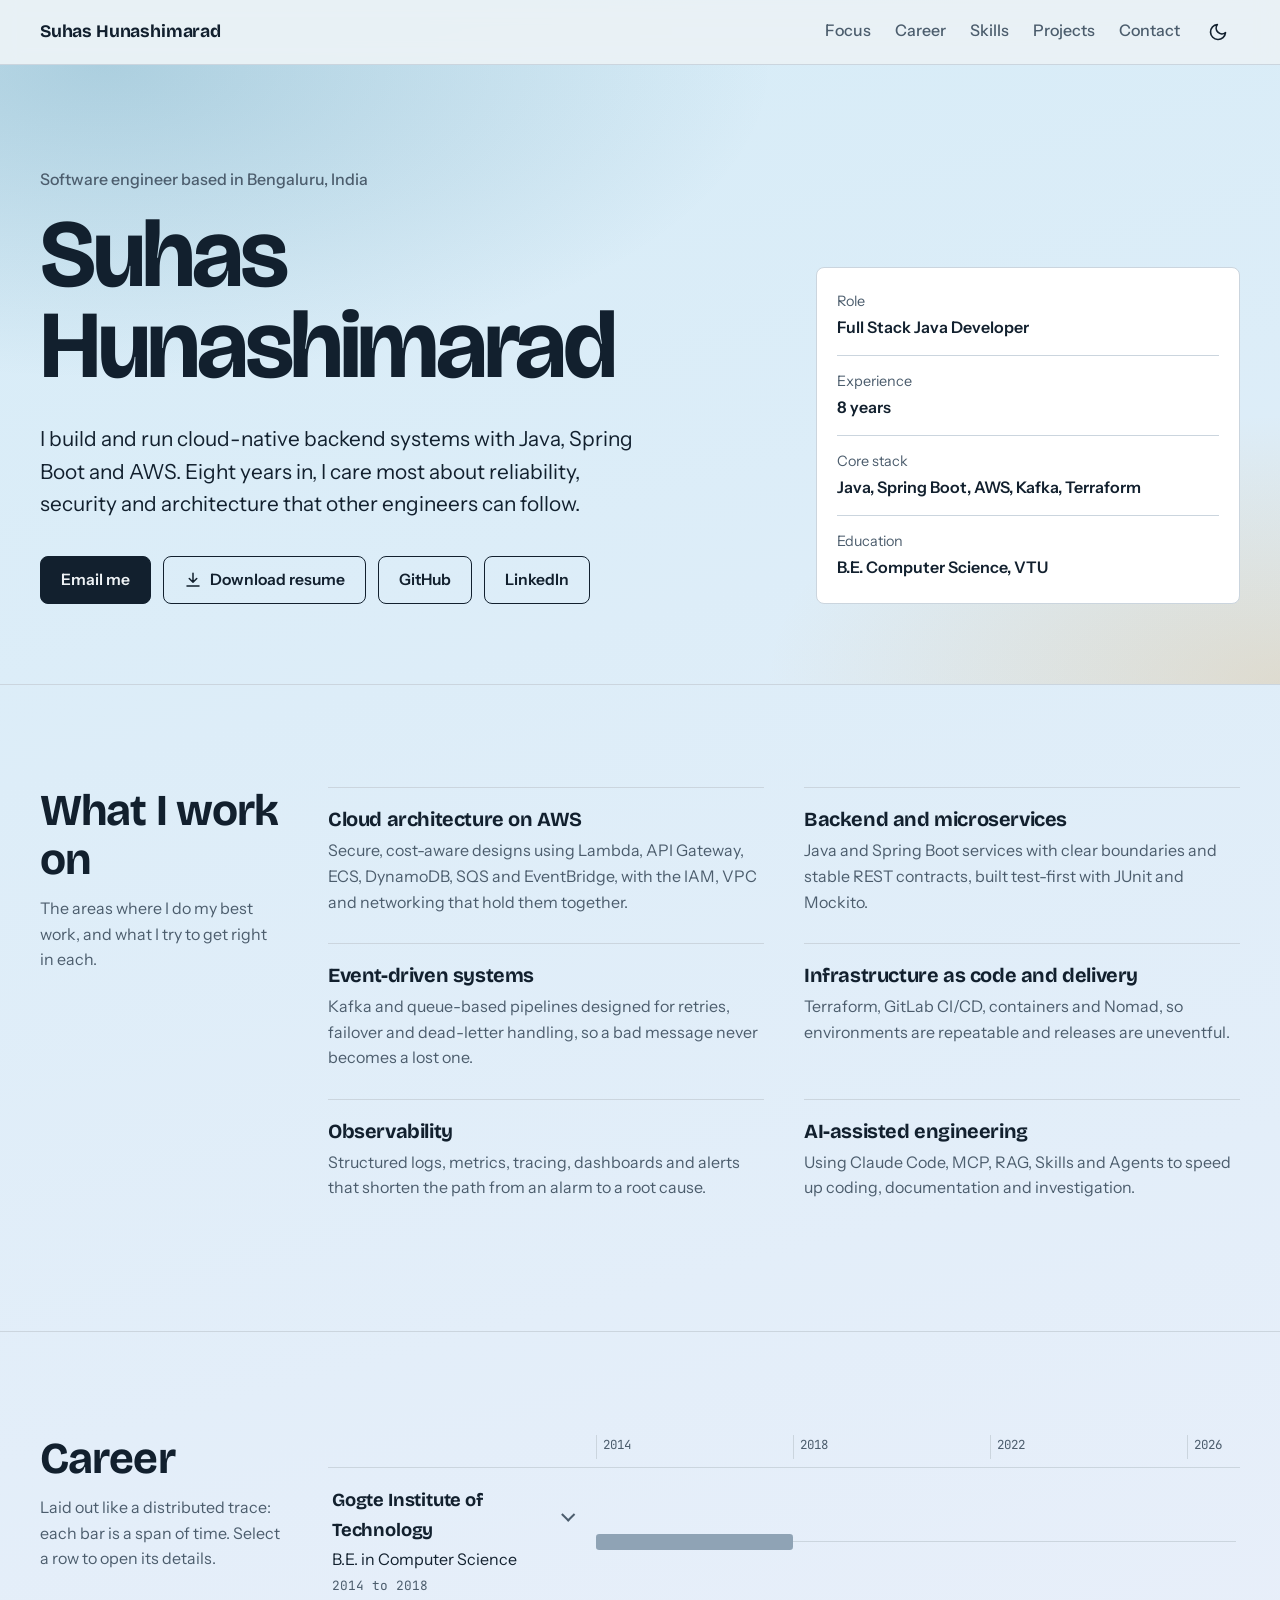
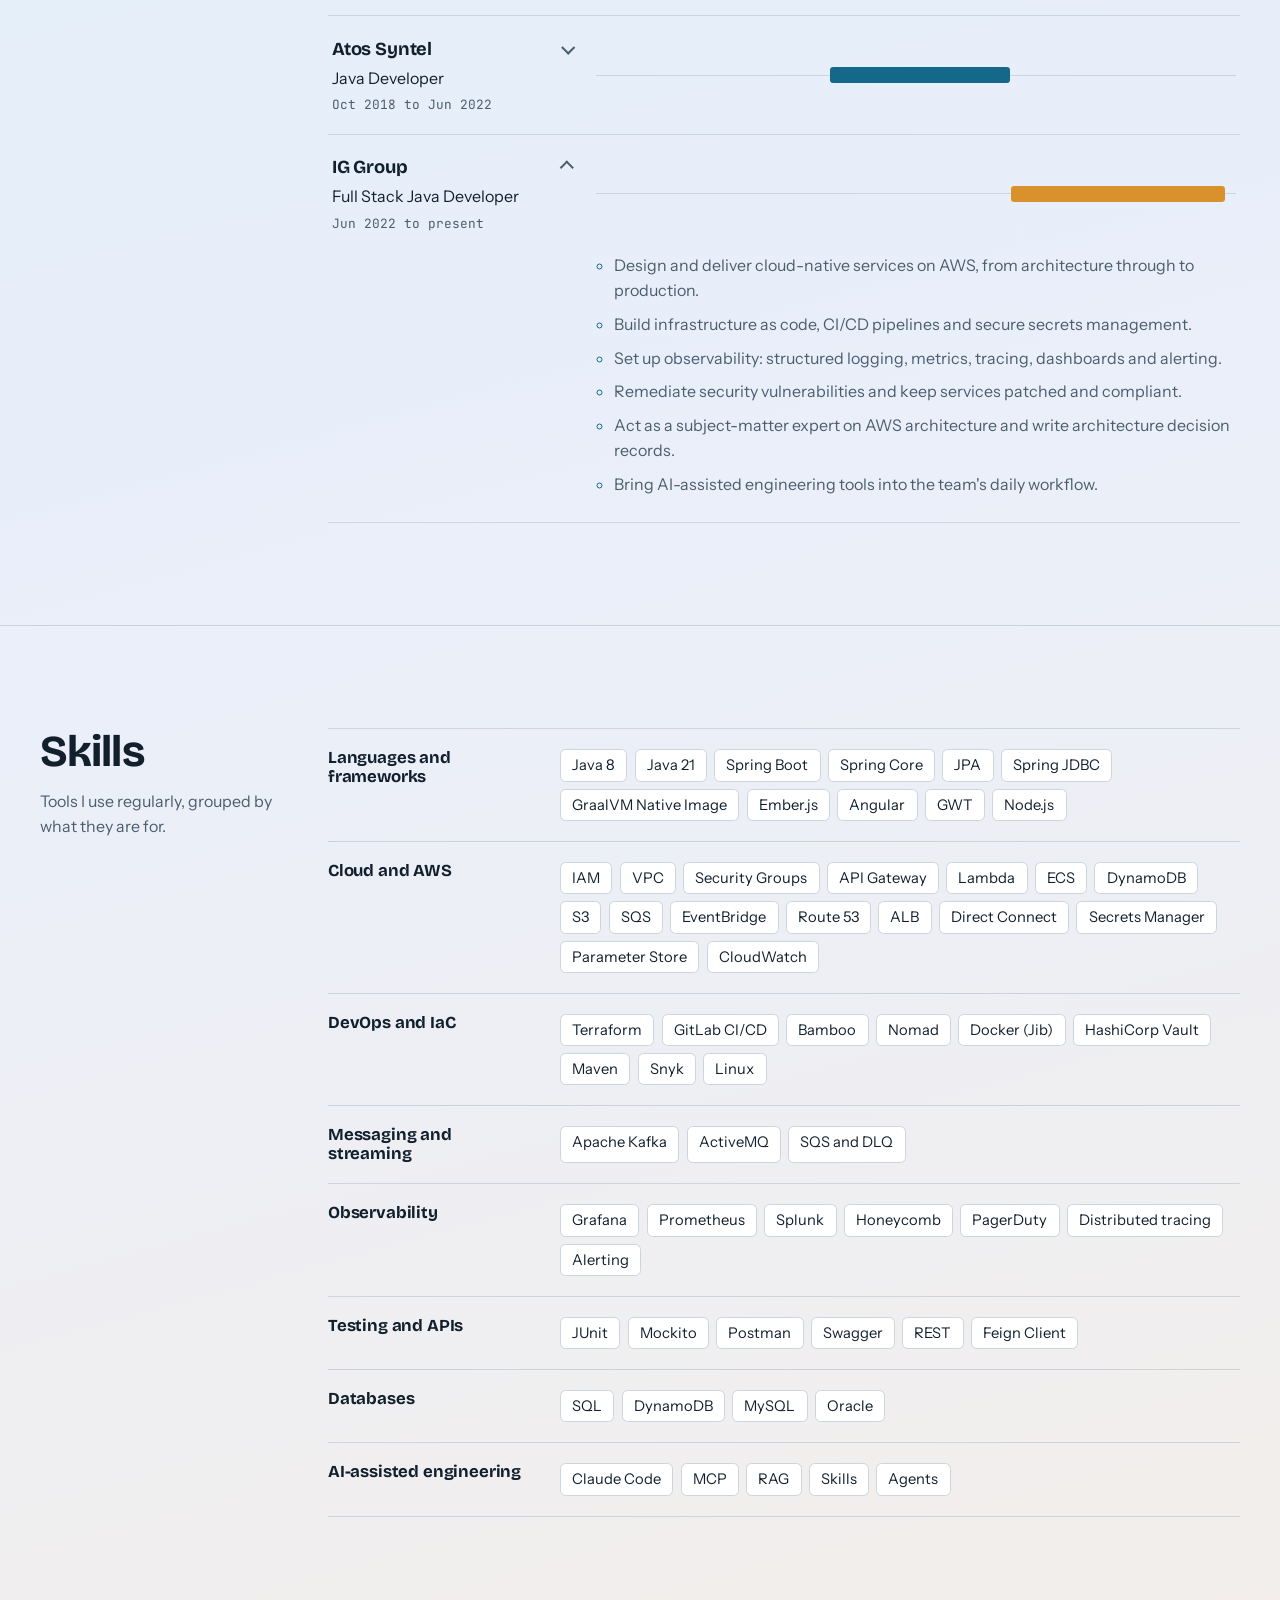
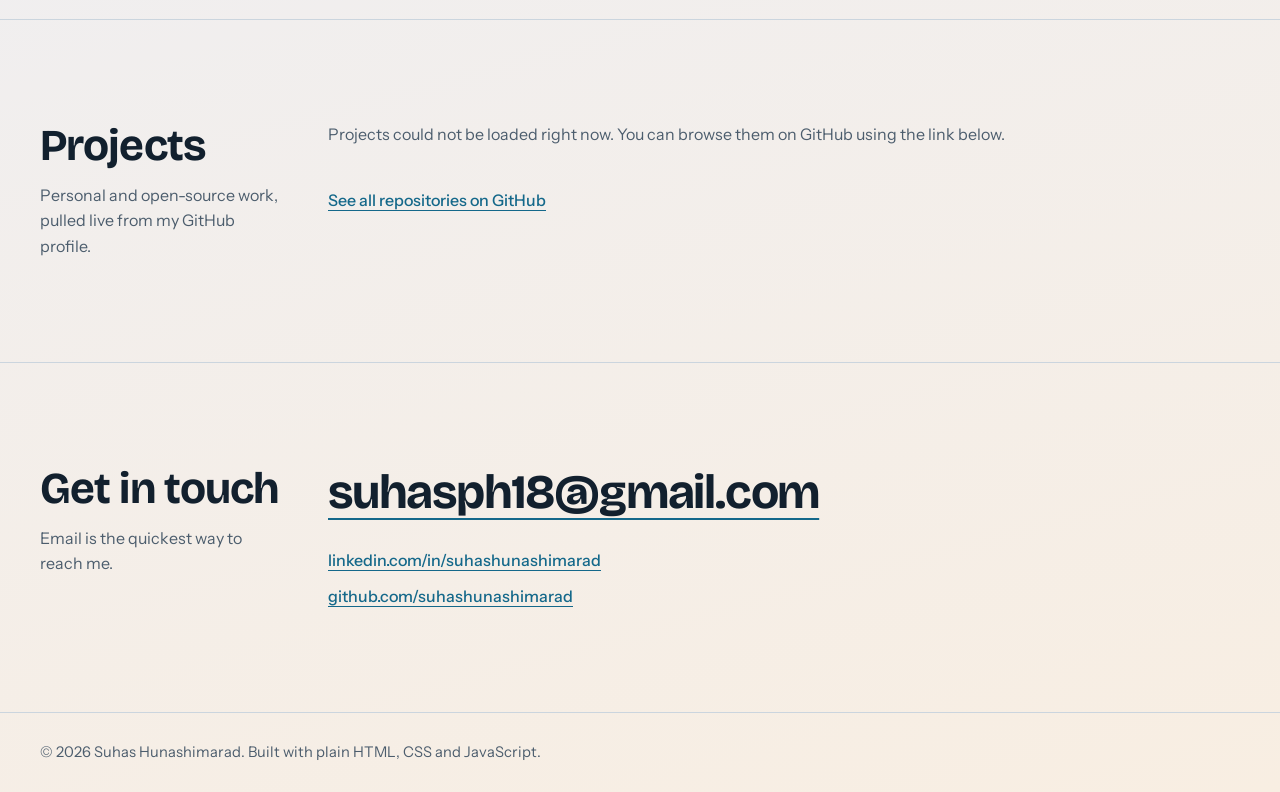
<file: index.html>
<!DOCTYPE html>
<html lang="en">
<head>
  <meta charset="UTF-8">
  <meta name="viewport" content="width=device-width, initial-scale=1, viewport-fit=cover">
  <title>Suhas Hunashimarad | Java and AWS Engineer</title>
  <meta name="description" content="Suhas Hunashimarad is a full-stack software engineer with 8 years of experience building cloud-native backend systems with Java, Spring Boot, AWS and Kafka.">
  <meta name="author" content="Suhas Hunashimarad">
  <meta name="theme-color" content="#EEF2F5">

  <meta property="og:type" content="website">
  <meta property="og:title" content="Suhas Hunashimarad | Java and AWS Engineer">
  <meta property="og:description" content="Full-stack software engineer building reliable, cloud-native backend systems with Java, Spring Boot and AWS.">

  <link rel="icon" href="data:image/svg+xml,%3Csvg xmlns='http://www.w3.org/2000/svg' viewBox='0 0 64 64'%3E%3Crect width='64' height='64' rx='14' fill='%2314688A'/%3E%3Ctext x='32' y='46' font-size='38' font-family='Arial,sans-serif' font-weight='700' text-anchor='middle' fill='%23fff'%3ES%3C/text%3E%3C/svg%3E">

  <!-- Set theme and JS flag before first paint to avoid a flash -->
  <script>
    (function () {
      var root = document.documentElement;
      root.classList.add('js');
      try {
        var saved = localStorage.getItem('theme');
        if (saved === 'light' || saved === 'dark') root.setAttribute('data-theme', saved);
      } catch (e) {}
    })();
  </script>

  <link rel="preconnect" href="https://fonts.googleapis.com">
  <link rel="preconnect" href="https://fonts.gstatic.com" crossorigin>
  <link href="https://fonts.googleapis.com/css2?family=Bricolage+Grotesque:opsz,wght@12..96,500;12..96,700&family=Instrument+Sans:wght@400;500;600&family=JetBrains+Mono:wght@400;500&display=swap" rel="stylesheet">
  <link rel="stylesheet" href="css/style.css">
</head>
<body>
  <a class="skip-link" href="#main">Skip to content</a>

  <header class="site-header">
    <div class="wrap bar">
      <a class="brand" href="#top">Suhas Hunashimarad</a>

      <nav id="nav" class="nav" aria-label="Primary">
        <a href="#focus">Focus</a>
        <a href="#career">Career</a>
        <a href="#skills">Skills</a>
        <a href="#projects">Projects</a>
        <a href="#contact">Contact</a>
      </nav>

      <div class="bar-actions">
        <button class="icon-btn" id="theme-toggle" type="button" aria-label="Dark mode" aria-pressed="false">
          <svg class="icon-moon" viewBox="0 0 24 24" width="20" height="20" fill="none" stroke="currentColor" stroke-width="2" stroke-linecap="round" stroke-linejoin="round" aria-hidden="true"><path d="M21 12.8A9 9 0 1 1 11.2 3a7 7 0 0 0 9.8 9.8z"/></svg>
          <svg class="icon-sun" viewBox="0 0 24 24" width="20" height="20" fill="none" stroke="currentColor" stroke-width="2" stroke-linecap="round" stroke-linejoin="round" aria-hidden="true"><circle cx="12" cy="12" r="4"/><path d="M12 2v2M12 20v2M4.9 4.9l1.4 1.4M17.7 17.7l1.4 1.4M2 12h2M20 12h2M4.9 19.1l1.4-1.4M17.7 6.3l1.4-1.4"/></svg>
        </button>
        <button class="icon-btn menu-btn" id="menu-btn" type="button" aria-label="Menu" aria-expanded="false" aria-controls="nav">
          <svg viewBox="0 0 24 24" width="22" height="22" fill="none" stroke="currentColor" stroke-width="2" stroke-linecap="round" aria-hidden="true"><path d="M4 7h16M4 12h16M4 17h16"/></svg>
        </button>
      </div>
    </div>
  </header>

  <main id="main">
    <!-- HERO -->
    <section class="hero" id="top">
      <div class="wrap hero-grid">
        <div class="hero-copy">
          <p class="hero-kicker">Software engineer based in Bengaluru, India</p>
          <h1><span>Suhas</span> <span>Hunashimarad</span></h1>
          <p class="hero-lead">I build and run cloud-native backend systems with Java, Spring Boot and AWS. Eight years in, I care most about reliability, security and architecture that other engineers can follow.</p>
          <div class="actions">
            <a class="btn btn-primary" href="mailto:suhasph18@gmail.com">Email me</a>
            <a class="btn" href="assets/Suhas_Hunashimarad_Resume.pdf" download>
              <svg viewBox="0 0 24 24" width="18" height="18" fill="none" stroke="currentColor" stroke-width="2" stroke-linecap="round" stroke-linejoin="round" aria-hidden="true"><path d="M12 3v12M7 10l5 5 5-5M4 20h16"/></svg>
              Download resume
            </a>
            <a class="btn" href="https://github.com/suhashunashimarad" target="_blank" rel="noopener">GitHub</a>
            <a class="btn" href="https://linkedin.com/in/suhashunashimarad" target="_blank" rel="noopener">LinkedIn</a>
          </div>
        </div>

        <dl class="facts">
          <div><dt>Role</dt><dd>Full Stack Java Developer</dd></div>
          <div><dt>Experience</dt><dd>8 years</dd></div>
          <div><dt>Core stack</dt><dd>Java, Spring Boot, AWS, Kafka, Terraform</dd></div>
          <div><dt>Education</dt><dd>B.E. Computer Science, VTU</dd></div>
        </dl>
      </div>
    </section>

    <!-- FOCUS -->
    <section class="section" id="focus">
      <div class="wrap split">
        <div class="split-head">
          <h2>What I work on</h2>
          <p>The areas where I do my best work, and what I try to get right in each.</p>
        </div>
        <div class="focus-list">
          <article>
            <h3>Cloud architecture on AWS</h3>
            <p>Secure, cost-aware designs using Lambda, API Gateway, ECS, DynamoDB, SQS and EventBridge, with the IAM, VPC and networking that hold them together.</p>
          </article>
          <article>
            <h3>Backend and microservices</h3>
            <p>Java and Spring Boot services with clear boundaries and stable REST contracts, built test-first with JUnit and Mockito.</p>
          </article>
          <article>
            <h3>Event-driven systems</h3>
            <p>Kafka and queue-based pipelines designed for retries, failover and dead-letter handling, so a bad message never becomes a lost one.</p>
          </article>
          <article>
            <h3>Infrastructure as code and delivery</h3>
            <p>Terraform, GitLab CI/CD, containers and Nomad, so environments are repeatable and releases are uneventful.</p>
          </article>
          <article>
            <h3>Observability</h3>
            <p>Structured logs, metrics, tracing, dashboards and alerts that shorten the path from an alarm to a root cause.</p>
          </article>
          <article>
            <h3>AI-assisted engineering</h3>
            <p>Using Claude Code, MCP, RAG, Skills and Agents to speed up coding, documentation and investigation.</p>
          </article>
        </div>
      </div>
    </section>

    <!-- CAREER (trace-style timeline) -->
    <section class="section" id="career">
      <div class="wrap split">
        <div class="split-head">
          <h2>Career</h2>
          <p>Laid out like a distributed trace: each bar is a span of time. Select a row to open its details.</p>
        </div>

        <div class="trace-wrap">
          <div class="axis" aria-hidden="true">
            <span class="axis-spacer"></span>
            <div class="axis-scale">
              <span style="--p:0%">2014</span>
              <span style="--p:30.77%">2018</span>
              <span style="--p:61.54%">2022</span>
              <span style="--p:92.31%">2026</span>
            </div>
          </div>

          <ol class="trace" aria-label="Career timeline">
            <li class="span-row">
              <button class="span-head" type="button" aria-expanded="false" aria-controls="d-edu">
                <span class="span-label">
                  <span class="span-title"><strong>Gogte Institute of Technology</strong><span class="chev" aria-hidden="true"></span></span>
                  <span class="span-role">B.E. in Computer Science</span>
                  <time class="span-time">2014 to 2018</time>
                </span>
                <span class="span-track" aria-hidden="true">
                  <span class="span-bar bar-edu" style="--l:0%;--w:30.77%;--i:0"></span>
                </span>
              </button>
              <div class="span-detail" id="d-edu" hidden>
                <p>Bachelor of Engineering in Computer Science, affiliated to Visvesvaraya Technological University (VTU).</p>
              </div>
            </li>

            <li class="span-row">
              <button class="span-head" type="button" aria-expanded="false" aria-controls="d-atos">
                <span class="span-label">
                  <span class="span-title"><strong>Atos Syntel</strong><span class="chev" aria-hidden="true"></span></span>
                  <span class="span-role">Java Developer</span>
                  <time class="span-time">Oct 2018 to Jun 2022</time>
                </span>
                <span class="span-track" aria-hidden="true">
                  <span class="span-bar bar-atos" style="--l:36.54%;--w:28.2%;--i:1"></span>
                </span>
              </button>
              <div class="span-detail" id="d-atos" hidden>
                <ul>
                  <li>Designed and built web applications and RESTful microservices with Java, Spring Boot, JPA and SQL.</li>
                  <li>Worked in a test-driven environment and resolved production defects.</li>
                  <li>Managed release cycles and coordinated between onsite and offshore teams and clients.</li>
                  <li>Shipped services to Azure cloud-hosted environments.</li>
                </ul>
              </div>
            </li>

            <li class="span-row">
              <button class="span-head" type="button" aria-expanded="true" aria-controls="d-ig">
                <span class="span-label">
                  <span class="span-title"><strong>IG Group</strong><span class="chev" aria-hidden="true"></span></span>
                  <span class="span-role">Full Stack Java Developer</span>
                  <time class="span-time">Jun 2022 to present</time>
                </span>
                <span class="span-track" aria-hidden="true">
                  <span class="span-bar bar-now" style="--l:64.8%;--w:33.5%;--i:2"></span>
                </span>
              </button>
              <div class="span-detail" id="d-ig">
                <ul>
                  <li>Design and deliver cloud-native services on AWS, from architecture through to production.</li>
                  <li>Build infrastructure as code, CI/CD pipelines and secure secrets management.</li>
                  <li>Set up observability: structured logging, metrics, tracing, dashboards and alerting.</li>
                  <li>Remediate security vulnerabilities and keep services patched and compliant.</li>
                  <li>Act as a subject-matter expert on AWS architecture and write architecture decision records.</li>
                  <li>Bring AI-assisted engineering tools into the team's daily workflow.</li>
                </ul>
              </div>
            </li>
          </ol>
        </div>
      </div>
    </section>

    <!-- SKILLS -->
    <section class="section" id="skills">
      <div class="wrap split">
        <div class="split-head">
          <h2>Skills</h2>
          <p>Tools I use regularly, grouped by what they are for.</p>
        </div>
        <div class="skills">
          <div class="skill-group">
            <h3>Languages and frameworks</h3>
            <ul class="chips">
              <li>Java 8</li><li>Java 21</li><li>Spring Boot</li><li>Spring Core</li><li>JPA</li><li>Spring JDBC</li><li>GraalVM Native Image</li><li>Ember.js</li><li>Angular</li><li>GWT</li><li>Node.js</li>
            </ul>
          </div>
          <div class="skill-group">
            <h3>Cloud and AWS</h3>
            <ul class="chips">
              <li>IAM</li><li>VPC</li><li>Security Groups</li><li>API Gateway</li><li>Lambda</li><li>ECS</li><li>DynamoDB</li><li>S3</li><li>SQS</li><li>EventBridge</li><li>Route 53</li><li>ALB</li><li>Direct Connect</li><li>Secrets Manager</li><li>Parameter Store</li><li>CloudWatch</li>
            </ul>
          </div>
          <div class="skill-group">
            <h3>DevOps and IaC</h3>
            <ul class="chips">
              <li>Terraform</li><li>GitLab CI/CD</li><li>Bamboo</li><li>Nomad</li><li>Docker (Jib)</li><li>HashiCorp Vault</li><li>Maven</li><li>Snyk</li><li>Linux</li>
            </ul>
          </div>
          <div class="skill-group">
            <h3>Messaging and streaming</h3>
            <ul class="chips">
              <li>Apache Kafka</li><li>ActiveMQ</li><li>SQS and DLQ</li>
            </ul>
          </div>
          <div class="skill-group">
            <h3>Observability</h3>
            <ul class="chips">
              <li>Grafana</li><li>Prometheus</li><li>Splunk</li><li>Honeycomb</li><li>PagerDuty</li><li>Distributed tracing</li><li>Alerting</li>
            </ul>
          </div>
          <div class="skill-group">
            <h3>Testing and APIs</h3>
            <ul class="chips">
              <li>JUnit</li><li>Mockito</li><li>Postman</li><li>Swagger</li><li>REST</li><li>Feign Client</li>
            </ul>
          </div>
          <div class="skill-group">
            <h3>Databases</h3>
            <ul class="chips">
              <li>SQL</li><li>DynamoDB</li><li>MySQL</li><li>Oracle</li>
            </ul>
          </div>
          <div class="skill-group">
            <h3>AI-assisted engineering</h3>
            <ul class="chips">
              <li>Claude Code</li><li>MCP</li><li>RAG</li><li>Skills</li><li>Agents</li>
            </ul>
          </div>
        </div>
      </div>
    </section>

    <!-- PROJECTS (loaded live from GitHub) -->
    <section class="section" id="projects">
      <div class="wrap split">
        <div class="split-head">
          <h2>Projects</h2>
          <p>Personal and open-source work, pulled live from my GitHub profile.</p>
        </div>
        <div>
          <p id="repo-status" class="repo-status" role="status">Loading projects from GitHub...</p>
          <div id="repo-list" class="repo-list"></div>
          <p class="repo-more"><a class="text-link" href="https://github.com/suhashunashimarad?tab=repositories" target="_blank" rel="noopener">See all repositories on GitHub</a></p>
          <noscript><p>Enable JavaScript to see projects here, or visit <a href="https://github.com/suhashunashimarad">github.com/suhashunashimarad</a>.</p></noscript>
        </div>
      </div>
    </section>

    <!-- CONTACT -->
    <section class="section contact" id="contact">
      <div class="wrap split">
        <div class="split-head">
          <h2>Get in touch</h2>
          <p>Email is the quickest way to reach me.</p>
        </div>
        <div>
          <a class="mail-link" href="mailto:suhasph18@gmail.com">suhasph18@gmail.com</a>
          <ul class="contact-links">
            <li><a class="text-link" href="https://linkedin.com/in/suhashunashimarad" target="_blank" rel="noopener">linkedin.com/in/suhashunashimarad</a></li>
            <li><a class="text-link" href="https://github.com/suhashunashimarad" target="_blank" rel="noopener">github.com/suhashunashimarad</a></li>
          </ul>
        </div>
      </div>
    </section>
  </main>

  <footer class="site-footer">
    <div class="wrap">
      <p>&copy; <span id="year">2026</span> Suhas Hunashimarad. Built with plain HTML, CSS and JavaScript.</p>
    </div>
  </footer>

  <script src="js/main.js"></script>
</body>
</html>
</file>
<file: css/style.css>
/* ==========================================================
   Design tokens
   ========================================================== */
:root {
  --bg: #EEF2F5;
  --grad-1: #D6ECF7;
  --grad-2: #EAEFFA;
  --grad-3: #F8EEE2;
  --glow-a: rgba(20, 104, 138, 0.22);
  --glow-b: rgba(217, 145, 43, 0.20);
  --header-bg: rgba(238, 242, 245, 0.78);
  --surface: #FFFFFF;
  --ink: #12202E;
  --muted: #4C5D6D;
  --line: #CBD5DE;
  --accent: #14688A;
  --on-ink: #EEF2F5;
  --bar-edu: #8FA3B5;
  --bar-atos: #14688A;
  --bar-now: #D9912B;

  --font-display: "Bricolage Grotesque", "Segoe UI", system-ui, -apple-system, "Helvetica Neue", Arial, sans-serif;
  --font-body: "Instrument Sans", "Segoe UI", system-ui, -apple-system, "Helvetica Neue", Arial, sans-serif;
  --font-mono: "JetBrains Mono", ui-monospace, SFMono-Regular, Menlo, Consolas, monospace;

  --radius: 0.5rem;
  --gutter: clamp(1.1rem, 4vw, 2.5rem);
  --header-h: 4rem;
  color-scheme: light;
}

@media (prefers-color-scheme: dark) {
  :root:not([data-theme="light"]) {
    --bg: #0D1620;
    --grad-1: #07111A;
    --grad-2: #0E2A3D;
    --grad-3: #1A1A38;
    --glow-a: rgba(87, 184, 216, 0.20);
    --glow-b: rgba(240, 176, 74, 0.12);
    --header-bg: rgba(13, 22, 32, 0.78);
    --surface: #142231;
    --ink: #E7EEF4;
    --muted: #9FB0BF;
    --line: #27394A;
    --accent: #57B8D8;
    --on-ink: #0D1620;
    --bar-edu: #5B7387;
    --bar-atos: #57B8D8;
    --bar-now: #F0B04A;
    color-scheme: dark;
  }
}

:root[data-theme="dark"] {
  --bg: #0D1620;
  --grad-1: #07111A;
  --grad-2: #0E2A3D;
  --grad-3: #1A1A38;
  --glow-a: rgba(87, 184, 216, 0.20);
  --glow-b: rgba(240, 176, 74, 0.12);
  --header-bg: rgba(13, 22, 32, 0.78);
  --surface: #142231;
  --ink: #E7EEF4;
  --muted: #9FB0BF;
  --line: #27394A;
  --accent: #57B8D8;
  --on-ink: #0D1620;
  --bar-edu: #5B7387;
  --bar-atos: #57B8D8;
  --bar-now: #F0B04A;
  color-scheme: dark;
}

/* ==========================================================
   Base
   ========================================================== */
*, *::before, *::after { box-sizing: border-box; }

html {
  font-size: 100%;
  scroll-behavior: smooth;
  scroll-padding-top: calc(var(--header-h) + 1rem);
  -webkit-text-size-adjust: 100%;
}

/* Scale the whole interface up on big monitors (everything is in rem) */
@media (min-width: 1600px) { html { font-size: 112.5%; } }
@media (min-width: 2200px) { html { font-size: 137.5%; } }
@media (min-width: 3000px) { html { font-size: 175%; } }

body {
  margin: 0;
  padding-left: env(safe-area-inset-left, 0px);
  padding-right: env(safe-area-inset-right, 0px);
  background-color: var(--bg);
  background-image: linear-gradient(165deg, var(--grad-1) 0%, var(--grad-2) 52%, var(--grad-3) 100%);
  background-repeat: no-repeat;
  min-height: 100vh;
  color: var(--ink);
  font-family: var(--font-body);
  font-size: 1rem;
  line-height: 1.6;
  -webkit-font-smoothing: antialiased;
  text-rendering: optimizeLegibility;
}

img, svg { max-width: 100%; }

h1, h2, h3 {
  font-family: var(--font-display);
  line-height: 1.1;
  margin: 0;
  font-weight: 700;
  letter-spacing: -0.02em;
}

p { margin: 0; }
ul, ol { margin: 0; padding: 0; }
a { color: inherit; }

:focus-visible {
  outline: 3px solid var(--accent);
  outline-offset: 3px;
  border-radius: 0.25rem;
}

.wrap {
  width: min(100% - 2 * var(--gutter), 76rem);
  margin-inline: auto;
}

.skip-link {
  position: absolute;
  left: 0.75rem;
  top: -4rem;
  z-index: 100;
  background: var(--ink);
  color: var(--on-ink);
  padding: 0.6rem 1rem;
  border-radius: var(--radius);
  text-decoration: none;
  transition: top 0.15s;
}
.skip-link:focus { top: 0.75rem; }

/* ==========================================================
   Header and navigation
   ========================================================== */
.site-header {
  position: sticky;
  top: 0;
  z-index: 50;
  background: var(--header-bg);
  -webkit-backdrop-filter: blur(10px);
  backdrop-filter: blur(10px);
  border-bottom: 1px solid var(--line);
  padding-top: env(safe-area-inset-top, 0px);
}

.bar {
  min-height: var(--header-h);
  display: flex;
  align-items: center;
  justify-content: space-between;
  gap: 1rem;
  flex-wrap: wrap;
}

.brand {
  font-family: var(--font-display);
  font-weight: 700;
  font-size: 1.1rem;
  letter-spacing: -0.01em;
  text-decoration: none;
}

.nav {
  display: flex;
  flex-wrap: wrap;
  gap: 0.25rem 1.5rem;
  margin-left: auto;
}

.nav a {
  text-decoration: none;
  color: var(--muted);
  font-weight: 500;
  padding: 0.5rem 0;
  border-bottom: 2px solid transparent;
}
.nav a:hover { color: var(--ink); border-bottom-color: var(--accent); }

.bar-actions { display: flex; align-items: center; gap: 0.25rem; }

.icon-btn {
  display: inline-grid;
  place-items: center;
  width: 2.75rem;
  height: 2.75rem;
  background: transparent;
  color: var(--ink);
  border: 0;
  border-radius: var(--radius);
  cursor: pointer;
}
.icon-btn:hover { background: var(--surface); }

.menu-btn { display: none; }
.icon-sun { display: none; }

/* Show the icon for the theme you would switch to */
:root[data-theme="dark"] .icon-moon { display: none; }
:root[data-theme="dark"] .icon-sun { display: block; }
@media (prefers-color-scheme: dark) {
  :root:not([data-theme="light"]) .icon-moon { display: none; }
  :root:not([data-theme="light"]) .icon-sun { display: block; }
}

@media (max-width: 47.99rem) {
  .js .menu-btn { display: inline-grid; }
  .js .nav {
    display: none;
    position: absolute;
    top: 100%;
    left: 0;
    right: 0;
    margin: 0;
    flex-direction: column;
    gap: 0;
    background: var(--bg);
    border-bottom: 1px solid var(--line);
    padding: 0.5rem var(--gutter) 1rem;
  }
  .js .nav.open { display: flex; }
  .js .nav a { padding: 0.85rem 0; border-bottom: 1px solid var(--line); font-size: 1.05rem; }
  .bar { flex-wrap: nowrap; }
  html:not(.js) .bar { flex-wrap: wrap; padding-block: 0.5rem; }
}

/* ==========================================================
   Buttons and links
   ========================================================== */
.btn {
  display: inline-flex;
  align-items: center;
  justify-content: center;
  gap: 0.5rem;
  min-height: 2.9rem;
  padding: 0.65rem 1.25rem;
  border: 1.5px solid var(--ink);
  border-radius: var(--radius);
  background: transparent;
  color: var(--ink);
  font-weight: 600;
  font-size: 0.98rem;
  text-decoration: none;
  transition: background-color 0.15s, color 0.15s;
}
.btn:hover { background: var(--surface); }
.btn-primary { background: var(--ink); color: var(--on-ink); }
.btn-primary:hover { background: var(--accent); border-color: var(--accent); color: #fff; }

.text-link {
  color: var(--accent);
  font-weight: 500;
  text-underline-offset: 0.25em;
  text-decoration-thickness: 1px;
}
.text-link:hover { text-decoration-thickness: 2px; }

/* ==========================================================
   Hero
   ========================================================== */
.hero {
  padding-block: clamp(2.5rem, 8vw, 6.5rem) clamp(2.5rem, 7vw, 5rem);
  background-image:
    radial-gradient(60rem 28rem at 8% 0%, var(--glow-a), transparent 70%),
    radial-gradient(46rem 24rem at 100% 100%, var(--glow-b), transparent 70%);
  background-repeat: no-repeat;
}

.hero-grid {
  display: grid;
  gap: clamp(2rem, 5vw, 3.5rem);
  grid-template-columns: minmax(0, 1fr);
}

@media (min-width: 62rem) {
  .hero-grid { grid-template-columns: minmax(0, 1.7fr) minmax(0, 1fr); align-items: end; }
}

.hero-kicker { color: var(--muted); font-weight: 500; margin-bottom: 1rem; }

.hero h1 {
  font-size: clamp(2.4rem, 8.5vw + 0.2rem, 6rem);
  line-height: 0.95;
  letter-spacing: -0.035em;
  overflow-wrap: break-word;
}
.hero h1 span { display: block; }

.hero-lead {
  margin-top: clamp(1.25rem, 3vw, 2rem);
  max-width: 38rem;
  font-size: clamp(1.1rem, 1rem + 0.5vw, 1.3rem);
  line-height: 1.55;
}

.actions { display: flex; flex-wrap: wrap; gap: 0.75rem; margin-top: clamp(1.5rem, 4vw, 2.25rem); }

.facts {
  margin: 0;
  background: var(--surface);
  border: 1px solid var(--line);
  border-radius: var(--radius);
  padding: 0.5rem 1.25rem;
}
.facts div { padding: 0.9rem 0; border-top: 1px solid var(--line); }
.facts div:first-child { border-top: 0; }
.facts dt { color: var(--muted); font-size: 0.9rem; }
.facts dd { margin: 0.1rem 0 0; font-weight: 600; }

/* ==========================================================
   Sections
   ========================================================== */
.section {
  padding-block: clamp(3rem, 8vw, 6.5rem);
  border-top: 1px solid var(--line);
}

.split { display: grid; gap: 1.75rem 3rem; grid-template-columns: minmax(0, 1fr); }
@media (min-width: 62rem) {
  .split { grid-template-columns: minmax(0, 15rem) minmax(0, 1fr); }
  .split-head { position: sticky; top: calc(var(--header-h) + 2rem); align-self: start; }
}

.split-head h2 { font-size: clamp(1.9rem, 1.4rem + 2vw, 2.75rem); }
.split-head p { margin-top: 0.75rem; color: var(--muted); max-width: 30rem; }

/* Focus */
.focus-list { display: grid; gap: 0 2.5rem; grid-template-columns: minmax(0, 1fr); }
@media (min-width: 48rem) { .focus-list { grid-template-columns: repeat(2, minmax(0, 1fr)); } }
.focus-list article { border-top: 1px solid var(--line); padding-block: 1.25rem 1.75rem; }
.focus-list h3 { font-size: 1.25rem; margin-bottom: 0.5rem; }
.focus-list p { color: var(--muted); max-width: 34rem; }

/* ==========================================================
   Career trace
   ========================================================== */
.axis,
.span-head {
  --label-w: 15rem;
}

.axis { display: none; }

@media (min-width: 48rem) {
  .axis {
    display: grid;
    grid-template-columns: var(--label-w) minmax(0, 1fr);
    gap: 1.5rem;
    padding-inline: 0.25rem;
    margin-bottom: 0.5rem;
  }
  .axis-scale { position: relative; height: 1.5rem; font-family: var(--font-mono); font-size: 0.78rem; color: var(--muted); }
  .axis-scale span {
    position: absolute;
    left: var(--p);
    top: 0;
    height: 100%;
    padding-left: 0.4rem;
    border-left: 1px solid var(--line);
  }
}

.trace { list-style: none; border-top: 1px solid var(--line); }
.span-row { border-bottom: 1px solid var(--line); }

.span-head {
  width: 100%;
  display: grid;
  grid-template-columns: minmax(0, 1fr);
  gap: 0.75rem;
  text-align: left;
  background: none;
  border: 0;
  padding: 1.15rem 0.25rem;
  color: inherit;
  font: inherit;
  cursor: pointer;
}
.span-head:hover .span-title strong { color: var(--accent); }

@media (min-width: 48rem) {
  .span-head { grid-template-columns: var(--label-w) minmax(0, 1fr); gap: 1.5rem; align-items: center; }
}

.span-label { display: grid; gap: 0.1rem; }
.span-title { display: flex; align-items: center; justify-content: space-between; gap: 0.75rem; }
.span-title strong { font-family: var(--font-display); font-size: 1.15rem; letter-spacing: -0.01em; }
.span-role { color: var(--ink); }
.span-time { font-family: var(--font-mono); font-size: 0.8rem; color: var(--muted); margin-top: 0.15rem; }

.chev {
  flex: none;
  width: 0.6rem;
  height: 0.6rem;
  border-right: 2px solid var(--muted);
  border-bottom: 2px solid var(--muted);
  transform: rotate(45deg) translateY(-2px);
  transition: transform 0.2s;
}
.span-head[aria-expanded="true"] .chev { transform: rotate(225deg); }

.span-track {
  position: relative;
  height: 1rem;
  background: linear-gradient(var(--line), var(--line)) center / 100% 1px no-repeat;
}
.span-bar {
  position: absolute;
  top: 0;
  bottom: 0;
  left: var(--l);
  width: var(--w);
  border-radius: 0.2rem;
  background: var(--bar-edu);
  transform-origin: left center;
}
.bar-atos { background: var(--bar-atos); }
.bar-now { background: var(--bar-now); }

/* One orchestrated moment: the bars draw in once, in sequence */
.js .span-bar { transform: scaleX(0); }
.js .trace.in .span-bar {
  transform: scaleX(1);
  transition: transform 0.9s cubic-bezier(0.2, 0.7, 0.2, 1);
  transition-delay: calc(var(--i) * 0.2s);
}

.span-detail { padding: 0 0.25rem 1.5rem; max-width: 42rem; }
@media (min-width: 48rem) { .span-detail { margin-left: calc(15rem + 1.5rem); } }
.span-detail p,
.span-detail li { color: var(--muted); }
.span-detail ul { padding-left: 1.1rem; display: grid; gap: 0.5rem; }
.span-detail li::marker { color: var(--accent); }

/* ==========================================================
   Skills
   ========================================================== */
.skill-group { display: grid; gap: 0.75rem; padding-block: 1.25rem; border-top: 1px solid var(--line); }
.skill-group:last-child { border-bottom: 1px solid var(--line); }
@media (min-width: 48rem) { .skill-group { grid-template-columns: 13rem minmax(0, 1fr); gap: 1.5rem; } }
.skill-group h3 { font-size: 1.05rem; letter-spacing: -0.01em; }

.chips { list-style: none; display: flex; flex-wrap: wrap; gap: 0.45rem; }
.chips li {
  padding: 0.3rem 0.7rem;
  background: var(--surface);
  border: 1px solid var(--line);
  border-radius: 0.35rem;
  font-size: 0.92rem;
  line-height: 1.4;
}

/* ==========================================================
   Projects
   ========================================================== */
.repo-status { color: var(--muted); margin-bottom: 1rem; }
.repo-status:empty { display: none; }

.repo-list { display: grid; gap: 1rem; grid-template-columns: repeat(auto-fill, minmax(min(100%, 17rem), 1fr)); }

.repo {
  display: flex;
  flex-direction: column;
  gap: 0.6rem;
  padding: 1.25rem;
  background: var(--surface);
  border: 1px solid var(--line);
  border-radius: var(--radius);
  text-decoration: none;
  transition: border-color 0.15s;
}
.repo:hover { border-color: var(--accent); }
.repo h3 { font-size: 1.15rem; overflow-wrap: anywhere; }
.repo p { color: var(--muted); font-size: 0.96rem; flex: 1; }
.repo-meta { display: flex; flex-wrap: wrap; gap: 0.35rem 1rem; font-family: var(--font-mono); font-size: 0.78rem; color: var(--muted); }

.repo-more { margin-top: 1.5rem; }

/* ==========================================================
   Contact and footer
   ========================================================== */
.mail-link {
  display: inline-block;
  font-family: var(--font-display);
  font-weight: 700;
  font-size: clamp(1.45rem, 1rem + 3vw, 3rem);
  letter-spacing: -0.025em;
  line-height: 1.15;
  text-decoration-thickness: 2px;
  text-underline-offset: 0.2em;
  text-decoration-color: var(--accent);
  overflow-wrap: anywhere;
}
.mail-link:hover { color: var(--accent); }

.contact-links { list-style: none; display: grid; gap: 0.6rem; margin-top: 1.75rem; }

.site-footer {
  border-top: 1px solid var(--line);
  padding-block: 1.75rem calc(1.75rem + env(safe-area-inset-bottom, 0px));
  color: var(--muted);
  font-size: 0.92rem;
}

/* ==========================================================
   Motion preferences
   ========================================================== */
@media (prefers-reduced-motion: reduce) {
  html { scroll-behavior: auto; }
  *, *::before, *::after { transition: none !important; animation: none !important; }
  .js .span-bar { transform: none; }
}
</file>
